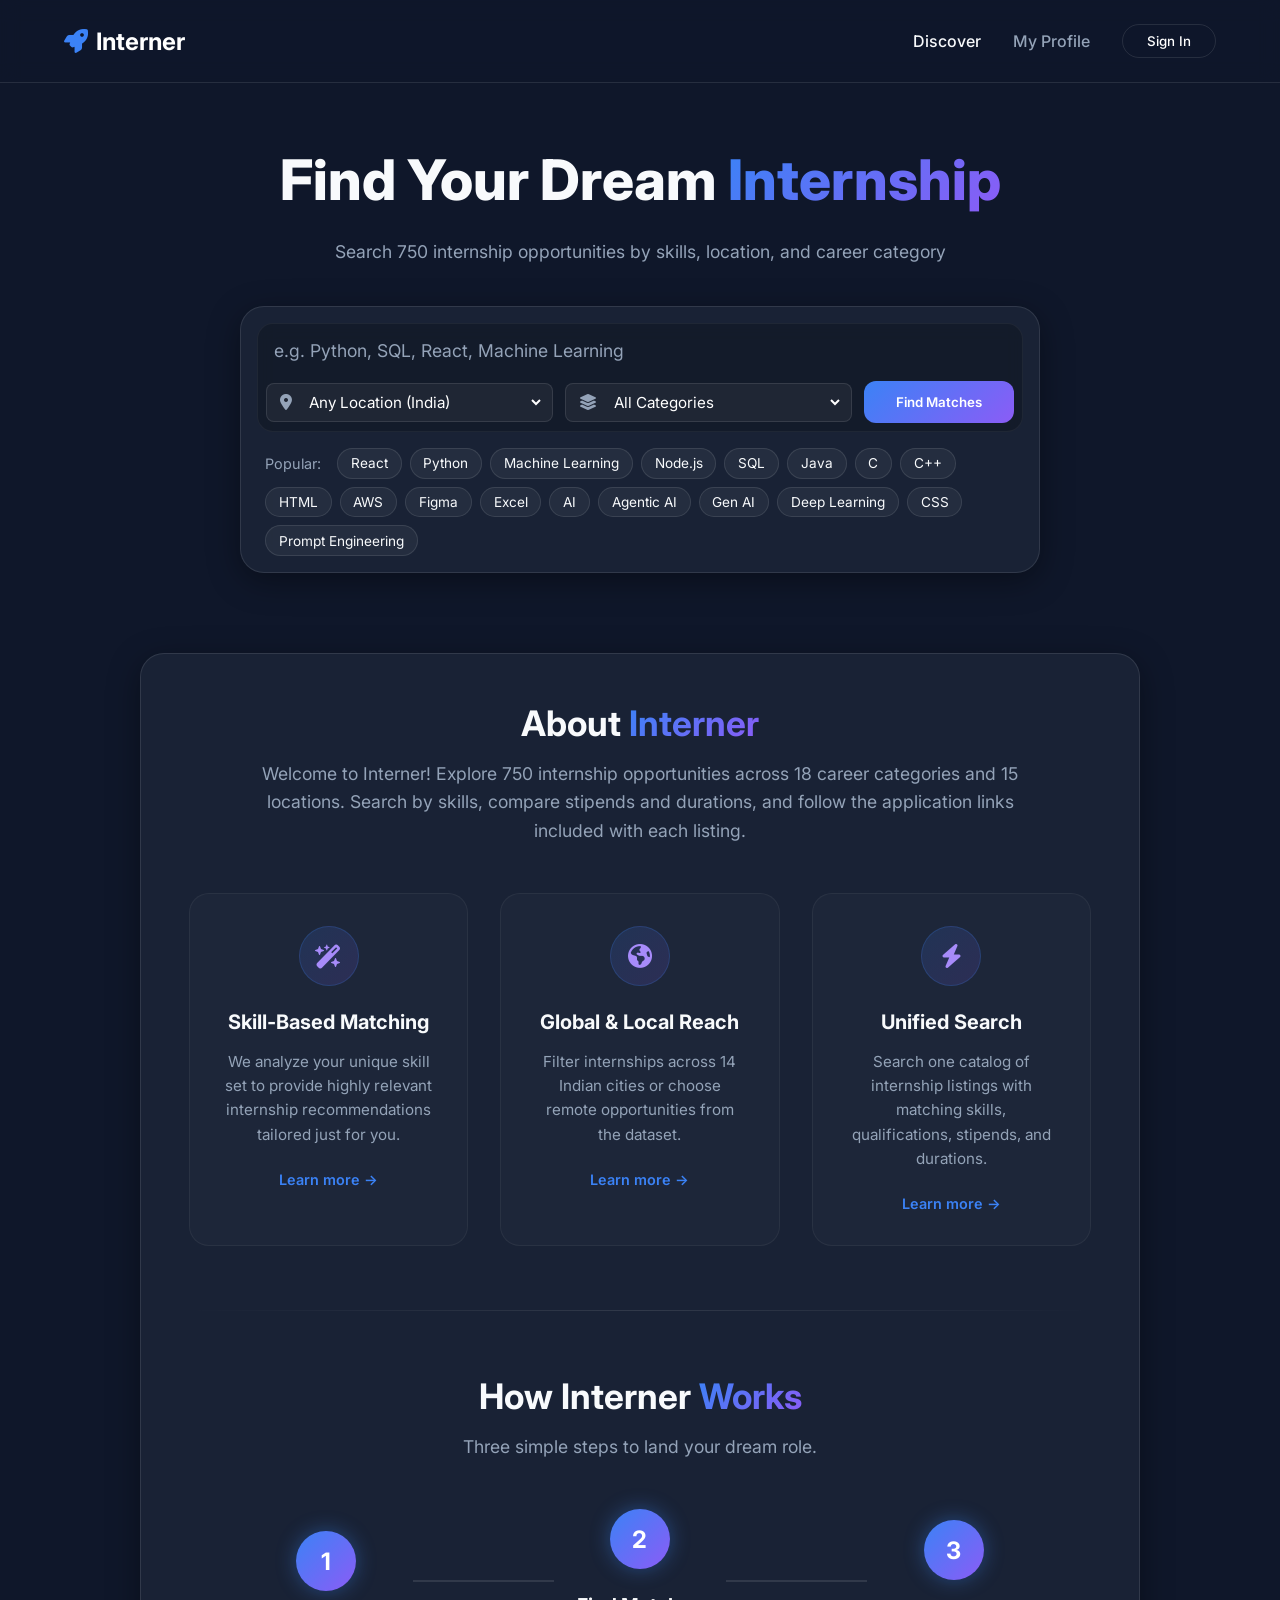
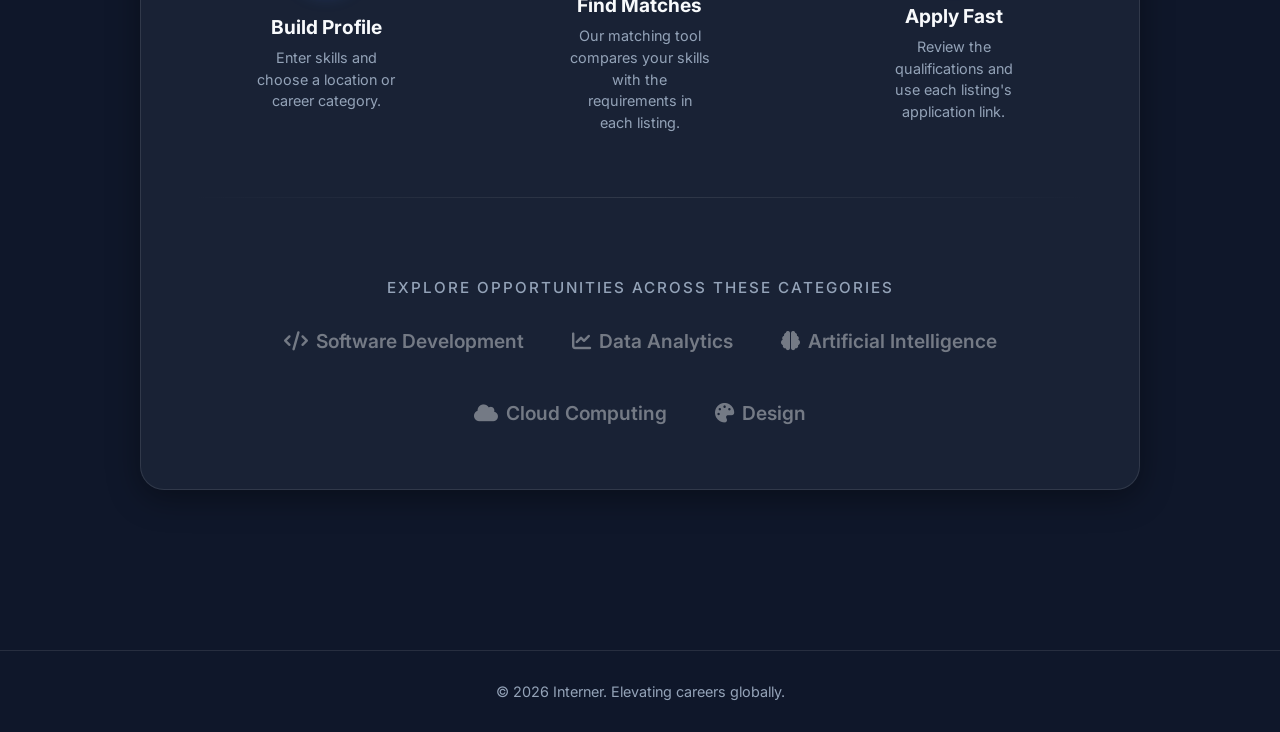
<file: index.html>
<!DOCTYPE html>
<html lang="en">

<head>
    <meta charset="UTF-8">
    <meta name="viewport" content="width=device-width, initial-scale=1.0">
    <title>Interner | Skill-Based Internship Recommendations</title>
    <link rel="stylesheet" href="style.css">
    <link href="https://fonts.googleapis.com/css2?family=Inter:wght@300;400;500;600;700&display=swap" rel="stylesheet">
    <link rel="stylesheet" href="https://cdnjs.cloudflare.com/ajax/libs/font-awesome/6.4.0/css/all.min.css">
</head>

<body>
   <div class="photo-background">
        <video autoplay muted loop playsinline class="background-video">
    <source src="background.mp4" type="video/mp4">
</video>
    </div>
    <header>
        <div class="logo">
            <i class="fa-solid fa-rocket"></i>
            <span>Interner</span>
        </div>
        <nav>
            <a href="#about-section" id="nav-discover" class="active">Discover</a>
            <a href="#" id="nav-profile">My Profile</a>
            <button class="login-btn">Sign In</button>
        </nav>
    </header>

    <main>
        <div id="discover-view">
            <section class="hero">
                <h1>Find Your Dream <span>Internship</span></h1>
                <p>Search 750 internship opportunities by skills, location, and career category
                </p>

                <div class="search-container">
                    <div class="search-box">
                        <i class="fa-solid fa-magnifying-glass"></i>
                        <input type="text" id="skill-input" placeholder="e.g. Python, SQL, React, Machine Learning">

                        <div class="location-select-wrapper">
                            <i class="fa-solid fa-location-dot"></i>
                            <select id="location-input">
                                <option value="">Any Location (India)</option>
                            </select>
                        </div>

                        <div class="location-select-wrapper">
                            <i class="fa-solid fa-layer-group"></i>
                            <select id="category-input">
                                <option value="">All Categories</option>
                            </select>
                        </div>

                        <button id="search-btn">Find Matches</button>
                    </div>
                    <div class="popular-skills">
                        <span>Popular:</span>
                        <button class="skill-tag" data-skill="React">React</button>
                        <button class="skill-tag" data-skill="Python">Python</button>
                        <button class="skill-tag" data-skill="Machine Learning">Machine Learning</button>
                        <button class="skill-tag" data-skill="Node.js">Node.js</button>
                        <button class="skill-tag" data-skill="SQL">SQL</button>
                        <button class="skill-tag" data-skill="Java">Java</button>
                        <button class="skill-tag" data-skill="C">C</button>
                        <button class="skill-tag" data-skill="C++">C++</button>
                        <button class="skill-tag" data-skill="HTML">HTML</button>
                        <button class="skill-tag" data-skill="AWS">AWS</button>
                        <button class="skill-tag" data-skill="Figma">Figma</button>
                        <button class="skill-tag" data-skill="Excel">Excel</button>
                        <button class="skill-tag" data-skill="AI">AI</button>
                        <button class="skill-tag" data-skill="Agentic AI">Agentic AI</button>
                        <button class="skill-tag" data-skill="Gen AI">Gen AI</button>
                        <button class="skill-tag" data-skill="Deep Learning">Deep Learning</button>
                        <button class="skill-tag" data-skill="CSS">CSS</button>
                        <button class="skill-tag" data-skill="Prompt Engineering">Prompt Engineering</button>
                    </div>
                </div>
            </section>

            <section class="about-section" id="about-section">
                <div class="about-header">
                    <h2>About <span>Interner</span></h2>
                    <p>Welcome to Interner! Explore 750 internship opportunities across 18 career categories and 15
                        locations. Search by skills, compare stipends and durations, and follow the application links
                        included with each listing.</p>
                </div>

                <div class="feature-cards">
                    <a href="matching.html" class="feature-card">
                        <div class="feature-icon">
                            <i class="fa-solid fa-wand-magic-sparkles"></i>
                        </div>
                        <h3>Skill-Based Matching</h3>
                        <p>We analyze your unique skill set to provide highly relevant internship recommendations
                            tailored just for you.</p>
                        <span class="learn-more">Learn more &rarr;</span>
                    </a>

                    <a href="reach.html" class="feature-card">
                        <div class="feature-icon">
                            <i class="fa-solid fa-earth-americas"></i>
                        </div>
                        <h3>Global & Local Reach</h3>
                        <p>Filter internships across 14 Indian cities or choose remote opportunities from the dataset.</p>
                        <span class="learn-more">Learn more &rarr;</span>
                    </a>

                    <a href="unified.html" class="feature-card">
                        <div class="feature-icon">
                            <i class="fa-solid fa-bolt"></i>
                        </div>
                        <h3>Unified Search</h3>
                        <p>Search one catalog of internship listings with matching skills, qualifications, stipends, and durations.</p>
                        <span class="learn-more">Learn more &rarr;</span>
                    </a>
                </div>

                <div class="about-divider"></div>

                <div class="how-it-works">
                    <div class="about-header">
                        <h2>How Interner <span>Works</span></h2>
                        <p>Three simple steps to land your dream role.</p>
                    </div>
                    <div class="steps-container">
                        <div class="step-card">
                            <div class="step-number">1</div>
                            <h3>Build Profile</h3>
                            <p>Enter skills and choose a location or career category.</p>
                        </div>
                        <div class="step-line"></div>
                        <div class="step-card">
                            <div class="step-number">2</div>
                            <h3>Find Matches</h3>
                            <p>Our matching tool compares your skills with the requirements in each listing.</p>
                        </div>
                        <div class="step-line"></div>
                        <div class="step-card">
                            <div class="step-number">3</div>
                            <h3>Apply Fast</h3>
                            <p>Review the qualifications and use each listing's application link.</p>
                        </div>
                    </div>
                </div>

                <div class="about-divider"></div>

                <div class="platforms-section">
                    <p>Explore opportunities across these categories</p>
                    <div class="platform-logos">
                        <span><i class="fa-solid fa-code"></i> Software Development</span>
                        <span><i class="fa-solid fa-chart-line"></i> Data Analytics</span>
                        <span><i class="fa-solid fa-brain"></i> Artificial Intelligence</span>
                        <span><i class="fa-solid fa-cloud"></i> Cloud Computing</span>
                        <span><i class="fa-solid fa-palette"></i> Design</span>
                    </div>
                </div>
            </section>

            <section class="results-section" id="results-section" style="display: none;">
                <div class="results-header">
                    <h2 id="results-title">Recommended for you</h2>
                    <div class="filter-sort">
                        <select id="sort-select">
                            <option value="match">Best Match</option>
                            <option value="duration">Shortest Duration</option>
                            <option value="stipend">Highest Stipend</option>
                        </select>
                    </div>
                </div>

                <div class="loader" id="loader">
                    <div class="spinner"></div>
                    <p>Analyzing skills and finding matches...</p>
                </div>

                <div class="internships-grid" id="internships-grid">
                    <!-- Internship cards will be injected here by JS -->
                </div>

                <div id="no-results" class="no-results" style="display: none;">
                    <i class="fa-solid fa-face-frown-open"></i>
                    <h3>No internships found for these skills</h3>
                    <p>Try searching for different skills like 'JavaScript', 'Marketing', or 'Data Science'.</p>
                </div>
        </div>
        </section>
        </div>

        <div id="profile-view" style="display: none;">
            <div class="profile-header">
                <div class="profile-avatar">
                    <i class="fa-solid fa-user"></i>
                </div>
                <div class="profile-info">
                    <h2 id="profile-name">User</h2>
                    <p id="profile-email">you@example.com</p>
                    <span class="status-badge"><i class="fa-solid fa-circle-check"></i> Actively Looking for
                        Internships</span>
                </div>
            </div>

            <div class="profile-stats-grid">
                <div class="stat-card">
                    <h3 id="profile-skill-count">0</h3>
                    <p>Skills on Profile</p>
                </div>
                <div class="stat-card">
                    <h3 id="profile-match-count">—</h3>
                    <p>Matching Internships</p>
                </div>
                <div class="stat-card">
                    <h3 id="profile-category-count">—</h3>
                    <p>Matching Categories</p>
                </div>
            </div>

            <div class="profile-details-card">
                <div class="profile-card-heading">
                    <div>
                        <h3>Profile Details</h3>
                        <p>Personal information and the skills used to find relevant internships.</p>
                    </div>
                    <button class="auth-btn profile-edit-btn" id="edit-profile-btn">Edit Profile</button>
                </div>

                <div class="profile-attributes-grid">
                    <div class="profile-attribute">
                        <span>Full Name</span>
                        <strong id="attr-name">User</strong>
                    </div>
                    <div class="profile-attribute">
                        <span>Email Address</span>
                        <strong id="attr-email">you@example.com</strong>
                    </div>
                </div>

                <div class="profile-skills-heading">
                    <h4>Skills on Your Profile</h4>
                    <span id="profile-skill-label">0 skills</span>
                </div>
                <div class="skills-required" id="profile-skills"></div>
            </div>

            <div class="profile-details-card profile-recommendations">
                <h3>Internships Matching Your Skills</h3>
                <p id="profile-match-summary">Add skills to your profile to see matching opportunities.</p>
                <div class="profile-recommendation-list" id="profile-recommendations"></div>
            </div>
        </div>
    </main>

    <!-- Auth Modal -->
    <div id="signin-modal" class="modal-overlay" style="display: none;">
        <div class="modal-content">
            <button class="close-modal" id="close-signin">&times;</button>
            <div class="modal-header">
                <h2 id="auth-title">Welcome Back</h2>
                <p id="auth-subtitle">Sign in to unlock personalized internship recommendations.</p>
            </div>

            <!-- Sign In Form -->
            <form id="signin-form">
                <div class="form-group">
                    <label for="signin-email">Email Address *</label>
                    <input type="email" id="signin-email" placeholder="you@example.com" required>
                </div>
                <div class="form-group">
                    <label for="signin-password">Password *</label>
                    <input type="password" id="signin-password" placeholder="••••••••" required>
                    <div style="text-align: right; margin-top: 5px;">
                        <a href="#" id="show-forgot-password" style="font-size: 0.85rem; color: #3b82f6; text-decoration: none;">Forgot Password?</a>
                    </div>
                </div>
                <button type="submit" class="auth-btn">Sign In</button>
                <p class="auth-switch">Don't have an account? <a href="#" id="show-signup">Sign up</a></p>
            </form>

            <!-- Sign Up Form (Hidden by default) -->
            <form id="signup-form" style="display: none;">
                <div class="name-row">
                    <div class="form-group half-width">
                        <label for="signup-fname">First Name *</label>
                        <input type="text" id="signup-fname" placeholder="First Name" required>
                    </div>
                    <div class="form-group half-width">
                        <label for="signup-lname">Last Name *</label>
                        <input type="text" id="signup-lname" placeholder="Last Name" required>
                    </div>
                </div>
                <div class="form-group">
                    <label for="signup-email">Email Address *</label>
                    <input type="email" id="signup-email" placeholder="abc@example.com" required>
                </div>
                <div class="form-group">
                    <label for="signup-password">Password *</label>
                    <input type="password" id="signup-password" placeholder="••••••••" required minlength="8">
                </div>
                <div class="form-group">
                    <label for="signup-confirm">Confirm Password *</label>
                    <input type="password" id="signup-confirm" placeholder="••••••••" required minlength="8">
                </div>
                <p id="password-error"
                    style="color: #ef4444; font-size: 0.85rem; margin-top: -10px; margin-bottom: 15px; display: none;">
                    Passwords do not match.</p>

                <button type="submit" class="auth-btn">Create Account</button>
                <p class="auth-switch">Already have an account? <a href="#" id="show-signin">Sign in</a></p>
            </form>

            <!-- Forgot Password Form -->
            <form id="forgot-password-form" style="display: none;">
                <div class="form-group">
                    <label for="forgot-email">Email Address *</label>
                    <input type="email" id="forgot-email" placeholder="you@example.com" required>
                </div>
                <button type="submit" class="auth-btn">Send OTP</button>
                <p class="auth-switch">Remember your password? <a href="#" id="show-signin-from-forgot">Sign in</a></p>
            </form>

            <!-- OTP Verification Form -->
            <form id="otp-verification-form" style="display: none;">
                <div class="form-group">
                    <label for="otp-input">Enter 6-digit OTP *</label>
                    <input type="text" id="otp-input" placeholder="123456" required pattern="\d{6}" maxlength="6">
                </div>
                <button type="submit" class="auth-btn">Verify OTP</button>
                <p class="auth-switch"><a href="#" id="back-to-previous">Go Back</a></p>
            </form>

            <!-- Reset Password Form -->
            <form id="reset-password-form" style="display: none;">
                <div class="form-group">
                    <label for="reset-password-input">New Password *</label>
                    <input type="password" id="reset-password-input" placeholder="••••••••" required minlength="8">
                </div>
                <div class="form-group">
                    <label for="reset-confirm">Confirm Password *</label>
                    <input type="password" id="reset-confirm" placeholder="••••••••" required minlength="8">
                </div>
                <p id="reset-password-error"
                    style="color: #ef4444; font-size: 0.85rem; margin-top: -10px; margin-bottom: 15px; display: none;">
                    Passwords do not match.</p>
                <button type="submit" class="auth-btn">Reset Password</button>
            </form>
        </div>
    </div>

    <!-- Edit Profile Modal -->
    <div id="edit-profile-modal" class="modal-overlay" style="display: none;">
        <div class="modal-content">
            <button class="close-modal" id="close-edit-profile">&times;</button>
            <div class="modal-header">
                <h2>Edit Profile</h2>
                <p>Update your personal information and skills.</p>
            </div>

            <form id="edit-profile-form">
                <div class="form-group">
                    <label for="edit-name">Full Name *</label>
                    <input type="text" id="edit-name" required>
                </div>
                <div class="form-group">
                    <label for="edit-email">Email Address *</label>
                    <input type="email" id="edit-email" required>
                </div>
                <div class="form-group">
                    <label for="edit-skills">Skills (comma separated)</label>
                    <input type="text" id="edit-skills" placeholder="e.g. React, Python, UI/UX">
                </div>
                <button type="submit" class="auth-btn">Save Changes</button>
            </form>
        </div>
    </div>

    <footer>
        <p>&copy; 2026 Interner. Elevating careers globally.</p>
    </footer>

    <script src="script.js"></script>
</body>

</html>
</file>
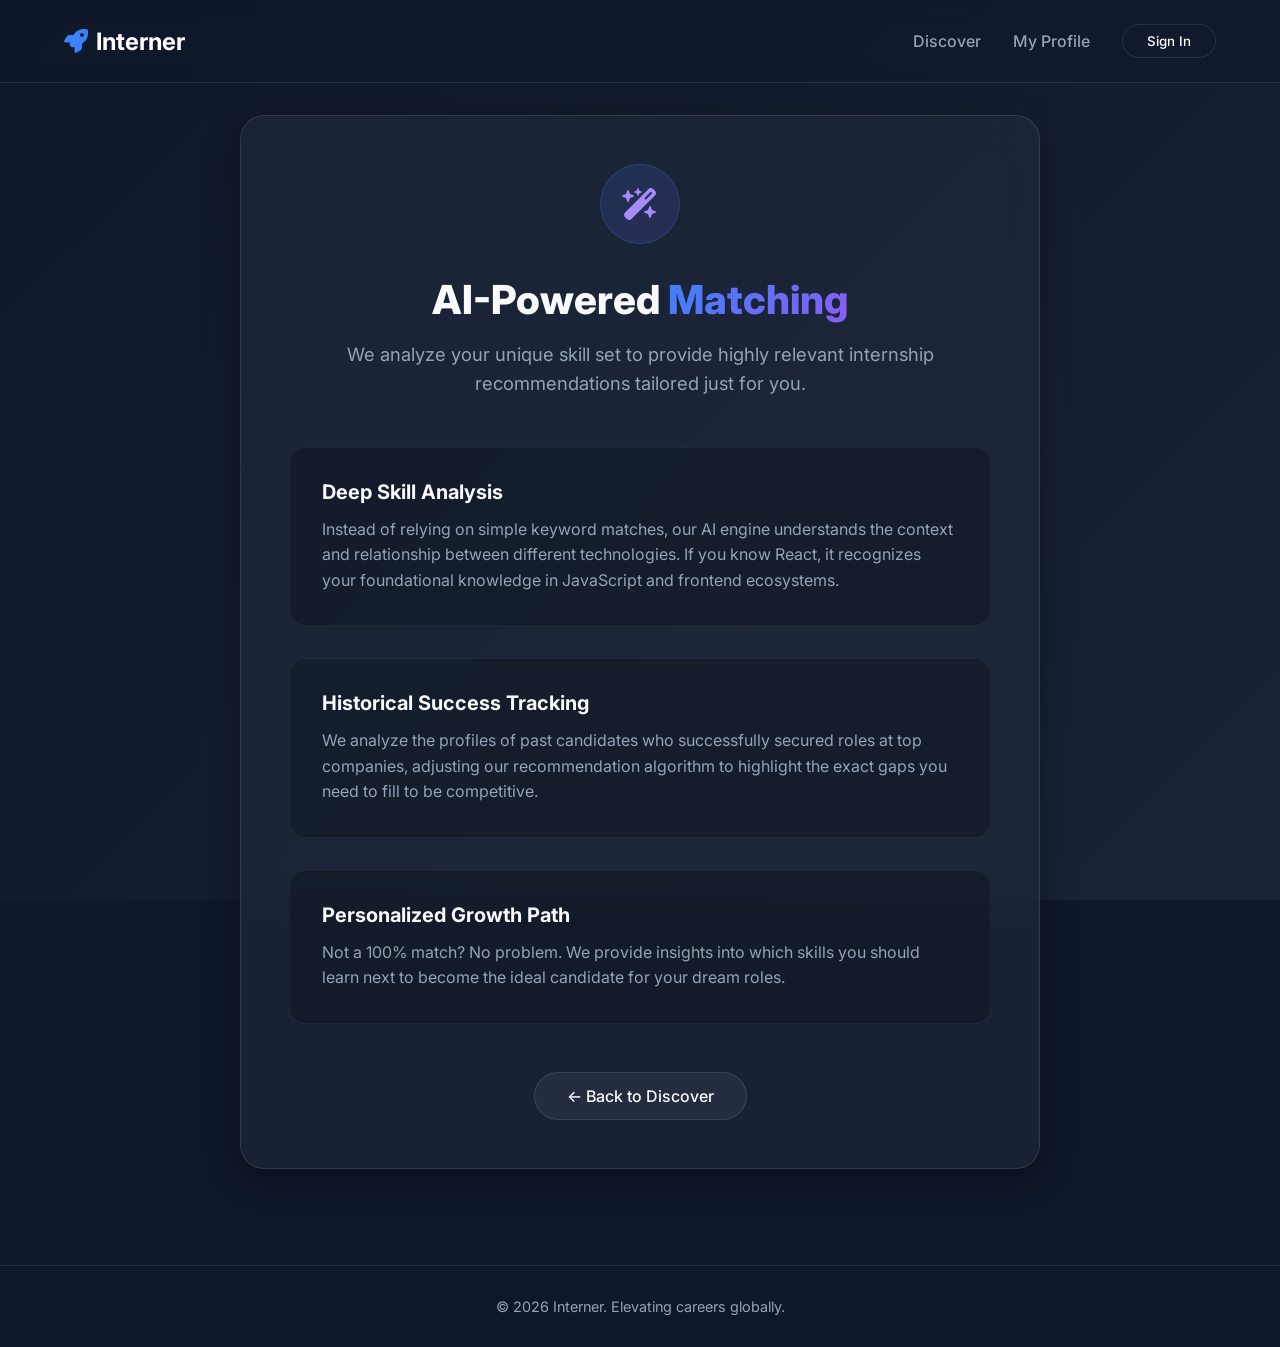
<file: matching.html>
<!DOCTYPE html>
<html lang="en">

<head>
    <meta charset="UTF-8">
    <meta name="viewport" content="width=device-width, initial-scale=1.0">
    <title>AI-Powered Matching | Interner</title>
    <link rel="stylesheet" href="style.css">
    <link href="https://fonts.googleapis.com/css2?family=Inter:wght@300;400;500;600;700&display=swap" rel="stylesheet">
    <link rel="stylesheet" href="https://cdnjs.cloudflare.com/ajax/libs/font-awesome/6.4.0/css/all.min.css">
</head>

<body>
    <div class="photo-background">
        <video src="./background.mp4" alt="Background video" id="bg-photo" autoplay muted loop></video>
        <div class="photo-overlay"></div>
    </div>

    <header>
        <div class="logo">
            <i class="fa-solid fa-rocket"></i>
            <span><a href="index.html" style="color:white; text-decoration:none;">Interner</a></span>
        </div>
        <nav>
            <a href="index.html">Discover</a>
            <a href="#">My Profile</a>
            <button class="login-btn">Sign In</button>
        </nav>
    </header>

    <main class="feature-detail-page">
        <div class="feature-detail-container">
            <div class="feature-detail-icon">
                <i class="fa-solid fa-wand-magic-sparkles"></i>
            </div>
            <h1>AI-Powered <span>Matching</span></h1>
            <p class="feature-subtitle">We analyze your unique skill set to provide highly relevant internship
                recommendations tailored just for you.</p>

            <div class="feature-content-blocks">
                <div class="content-block">
                    <h3>Deep Skill Analysis</h3>
                    <p>Instead of relying on simple keyword matches, our AI engine understands the context and
                        relationship between different technologies. If you know React, it recognizes your foundational
                        knowledge in JavaScript and frontend ecosystems.</p>
                </div>
                <div class="content-block">
                    <h3>Historical Success Tracking</h3>
                    <p>We analyze the profiles of past candidates who successfully secured roles at top companies,
                        adjusting our recommendation algorithm to highlight the exact gaps you need to fill to be
                        competitive.</p>
                </div>
                <div class="content-block">
                    <h3>Personalized Growth Path</h3>
                    <p>Not a 100% match? No problem. We provide insights into which skills you should learn next to
                        become the ideal candidate for your dream roles.</p>
                </div>
            </div>

            <a href="index.html" class="back-link">&larr; Back to Discover</a>
        </div>
    </main>

    <footer>
        <p>&copy; 2026 Interner. Elevating careers globally.</p>
    </footer>

</body>

</html>
</file>
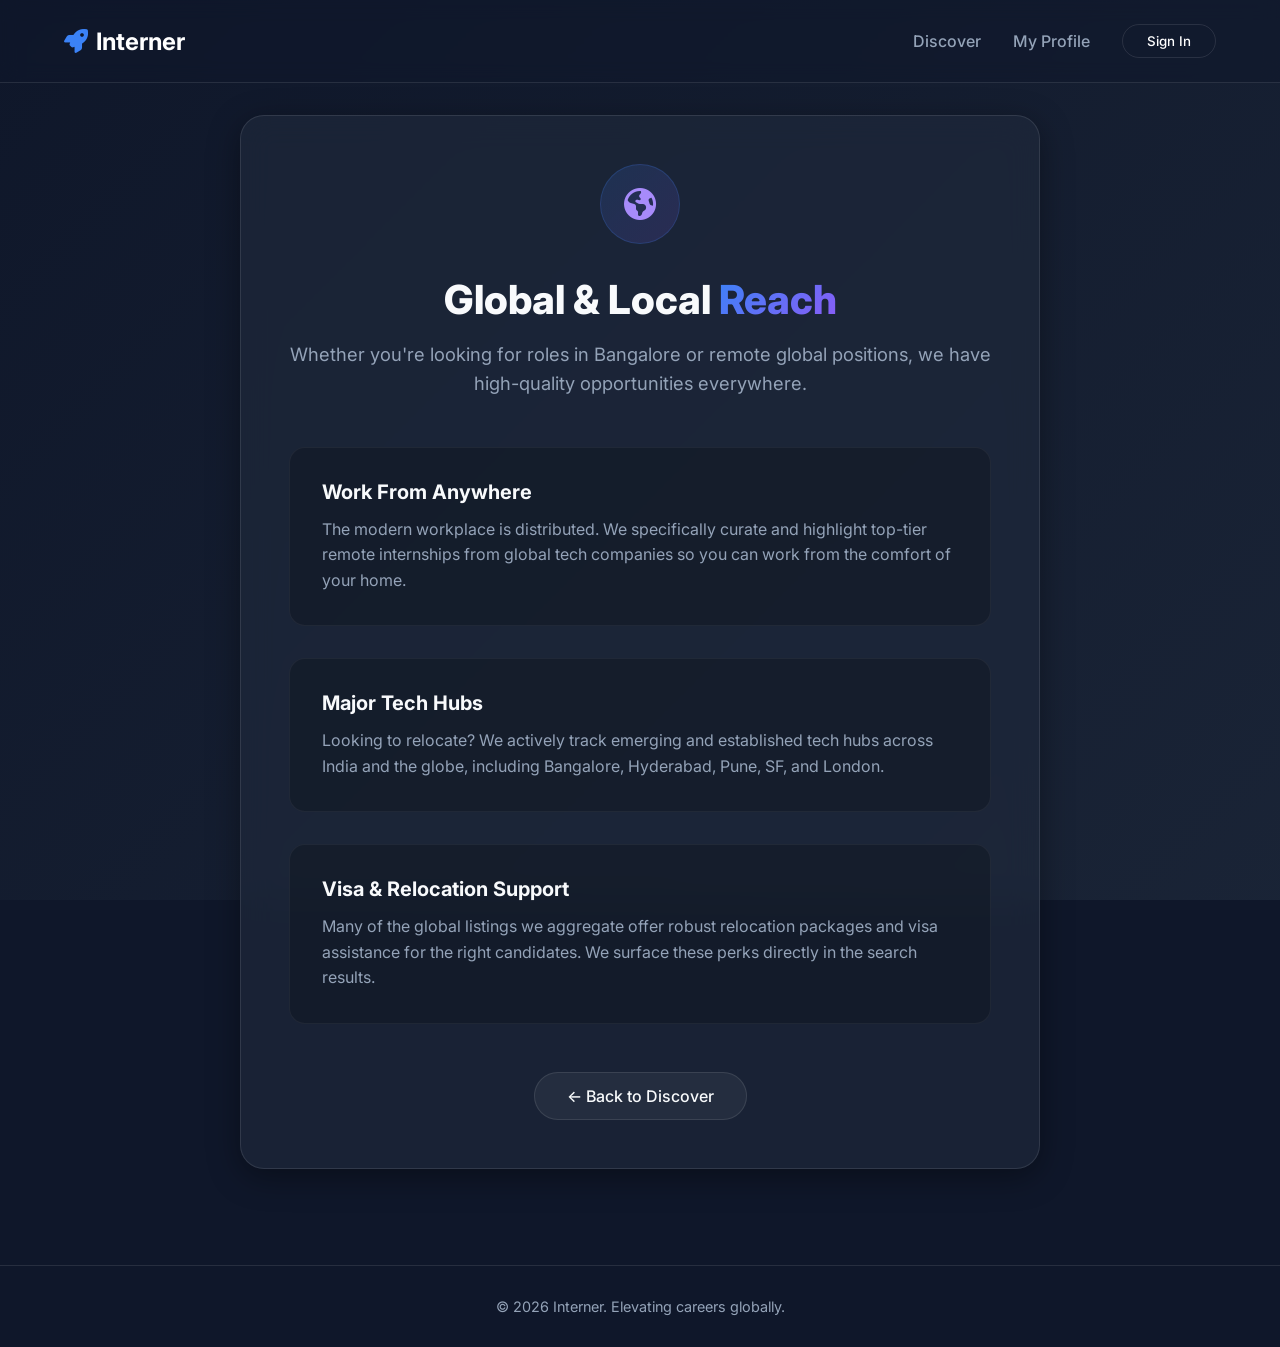
<file: reach.html>
<!DOCTYPE html>
<html lang="en">

<head>
    <meta charset="UTF-8">
    <meta name="viewport" content="width=device-width, initial-scale=1.0">
    <title>Global & Local Reach | Interner</title>
    <link rel="stylesheet" href="style.css">
    <link href="https://fonts.googleapis.com/css2?family=Inter:wght@300;400;500;600;700&display=swap" rel="stylesheet">
    <link rel="stylesheet" href="https://cdnjs.cloudflare.com/ajax/libs/font-awesome/6.4.0/css/all.min.css">
</head>

<body>
    <div class="photo-background">
        <video src="./background.mp4" alt="Background video" id="bg-photo" autoplay muted loop></video>
        <div class="photo-overlay"></div>
    </div>

    <header>
        <div class="logo">
            <i class="fa-solid fa-rocket"></i>
            <span><a href="index.html" style="color:white; text-decoration:none;">Interner</a></span>
        </div>
        <nav>
            <a href="index.html">Discover</a>
            <a href="#">My Profile</a>
            <button class="login-btn">Sign In</button>
        </nav>
    </header>

    <main class="feature-detail-page">
        <div class="feature-detail-container">
            <div class="feature-detail-icon">
                <i class="fa-solid fa-earth-americas"></i>
            </div>
            <h1>Global & Local <span>Reach</span></h1>
            <p class="feature-subtitle">Whether you're looking for roles in Bangalore or remote global positions, we have high-quality opportunities everywhere.</p>

            <div class="feature-content-blocks">
                <div class="content-block">
                    <h3>Work From Anywhere</h3>
                    <p>The modern workplace is distributed. We specifically curate and highlight top-tier remote internships from global tech companies so you can work from the comfort of your home.</p>
                </div>
                <div class="content-block">
                    <h3>Major Tech Hubs</h3>
                    <p>Looking to relocate? We actively track emerging and established tech hubs across India and the globe, including Bangalore, Hyderabad, Pune, SF, and London.</p>
                </div>
                <div class="content-block">
                    <h3>Visa & Relocation Support</h3>
                    <p>Many of the global listings we aggregate offer robust relocation packages and visa assistance for the right candidates. We surface these perks directly in the search results.</p>
                </div>
            </div>
            
            <a href="index.html" class="back-link">&larr; Back to Discover</a>
        </div>
    </main>

    <footer>
        <p>&copy; 2026 Interner. Elevating careers globally.</p>
    </footer>

</body>
</html>
</file>
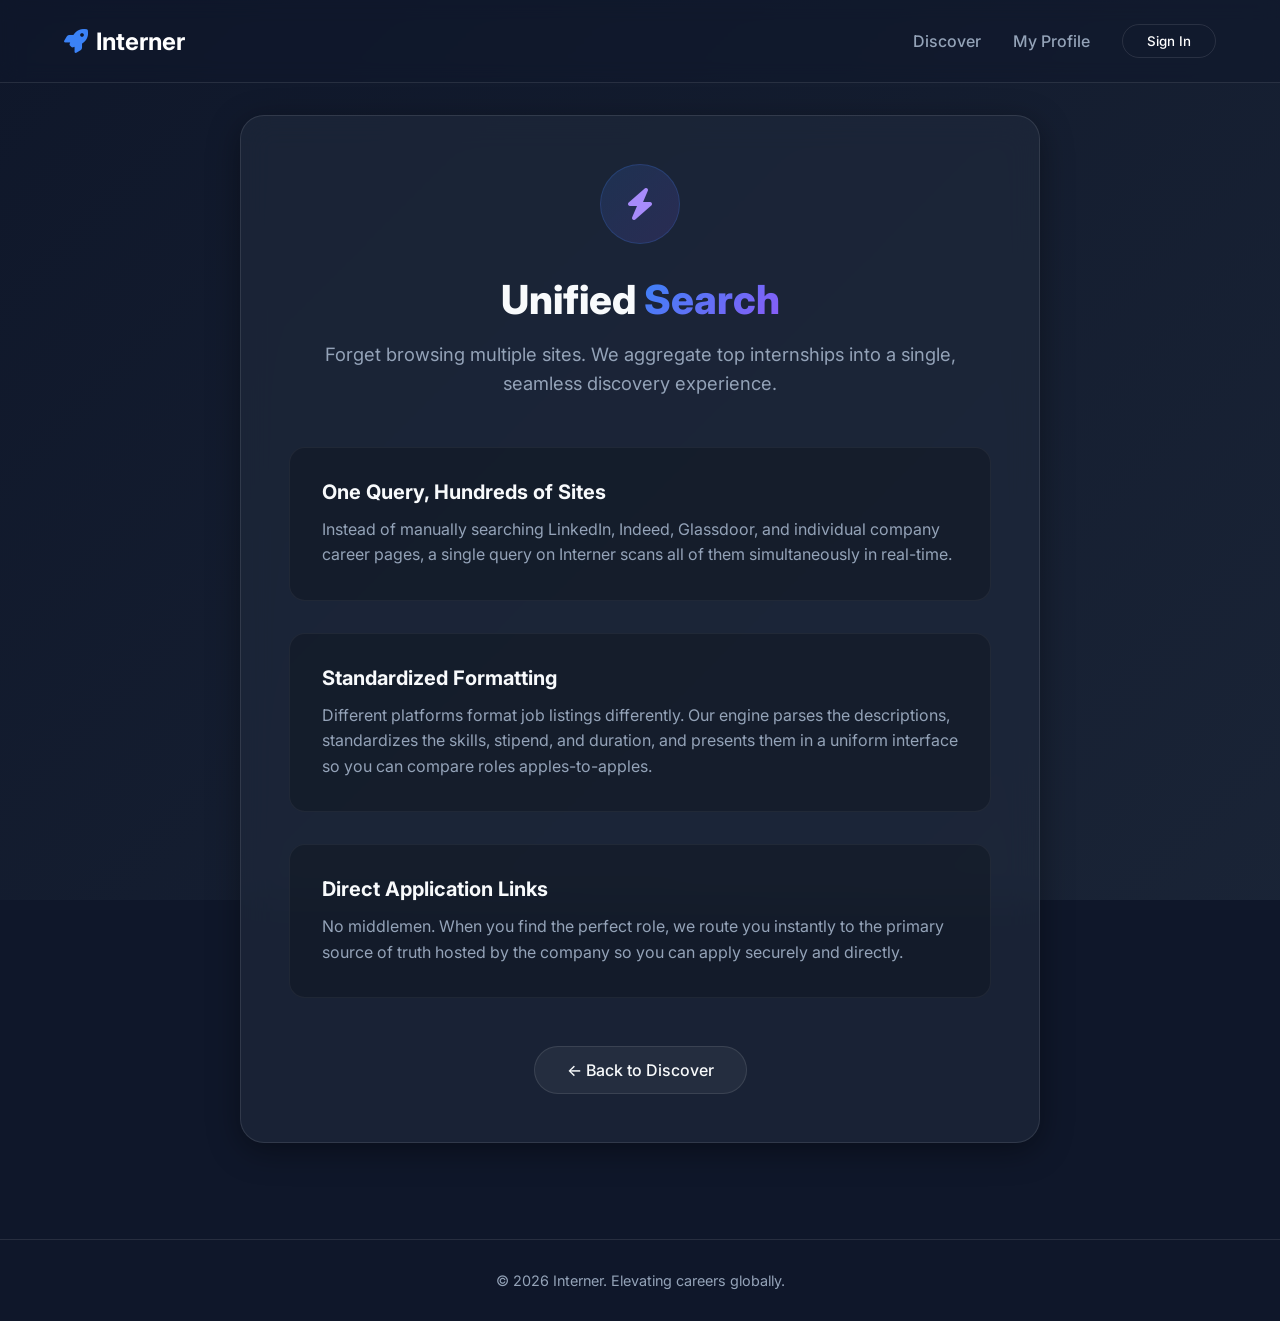
<file: unified.html>
<!DOCTYPE html>
<html lang="en">

<head>
    <meta charset="UTF-8">
    <meta name="viewport" content="width=device-width, initial-scale=1.0">
    <title>Unified Search | Interner</title>
    <link rel="stylesheet" href="style.css">
    <link href="https://fonts.googleapis.com/css2?family=Inter:wght@300;400;500;600;700&display=swap" rel="stylesheet">
    <link rel="stylesheet" href="https://cdnjs.cloudflare.com/ajax/libs/font-awesome/6.4.0/css/all.min.css">
</head>

<body>
    <div class="photo-background">
        <video src="./background.mp4" alt="Background video" id="bg-photo" autoplay muted loop></video>
        <div class="photo-overlay"></div>
    </div>

    <header>
        <div class="logo">
            <i class="fa-solid fa-rocket"></i>
            <span><a href="index.html" style="color:white; text-decoration:none;">Interner</a></span>
        </div>
        <nav>
            <a href="index.html">Discover</a>
            <a href="#">My Profile</a>
            <button class="login-btn">Sign In</button>
        </nav>
    </header>

    <main class="feature-detail-page">
        <div class="feature-detail-container">
            <div class="feature-detail-icon">
                <i class="fa-solid fa-bolt"></i>
            </div>
            <h1>Unified <span>Search</span></h1>
            <p class="feature-subtitle">Forget browsing multiple sites. We aggregate top internships into a single, seamless discovery experience.</p>

            <div class="feature-content-blocks">
                <div class="content-block">
                    <h3>One Query, Hundreds of Sites</h3>
                    <p>Instead of manually searching LinkedIn, Indeed, Glassdoor, and individual company career pages, a single query on Interner scans all of them simultaneously in real-time.</p>
                </div>
                <div class="content-block">
                    <h3>Standardized Formatting</h3>
                    <p>Different platforms format job listings differently. Our engine parses the descriptions, standardizes the skills, stipend, and duration, and presents them in a uniform interface so you can compare roles apples-to-apples.</p>
                </div>
                <div class="content-block">
                    <h3>Direct Application Links</h3>
                    <p>No middlemen. When you find the perfect role, we route you instantly to the primary source of truth hosted by the company so you can apply securely and directly.</p>
                </div>
            </div>
            
            <a href="index.html" class="back-link">&larr; Back to Discover</a>
        </div>
    </main>

    <footer>
        <p>&copy; 2026 Interner. Elevating careers globally.</p>
    </footer>

</body>
</html>
</file>
<file: style.css>
:root {
    --bg-color: #0f172a;
    --card-bg: rgba(30, 41, 59, 0.7);
    --primary: #3b82f6;
    --primary-hover: #2563eb;
    --accent: #8b5cf6;
    --text-main: #f8fafc;
    --text-muted: #94a3b8;
    --border: rgba(255, 255, 255, 0.1);
    --glass-shadow: 0 8px 32px 0 rgba(0, 0, 0, 0.37);
}

* {
    margin: 0;
    padding: 0;
    box-sizing: border-box;
    font-family: 'Inter', sans-serif;
}

body {
    background-color: var(--bg-color);
    color: var(--text-main);
    min-height: 100vh;
    overflow-x: hidden;
    position: relative;
}

/* Photo Background */
.photo-background {
    position: fixed;
    top: 0;
    left: 0;
    width: 100vw;
    height: 100vh;
    z-index: -2;
    overflow: hidden;
    background-color: var(--bg-color);
    /* Fallback */
}

#bg-photo {
    position: absolute;
    top: 50%;
    left: 50%;
    min-width: 100%;
    min-height: 100%;
    width: auto;
    height: auto;
    transform: translateX(-50%) translateY(-50%);
    object-fit: cover;
    opacity: 0.6;
    /* Slight transparency to mix with the website theme */
    transition: opacity 2s ease-in;
}

/* Overlay for text readability and theme mixing */
.photo-overlay {
    position: absolute;
    top: 0;
    left: 0;
    width: 100%;
    height: 100%;
    background: linear-gradient(135deg, rgba(15, 23, 42, 0.9) 0%, rgba(30, 41, 59, 0.7) 100%);
    z-index: -1;
}

/* Header */
header {
    display: flex;
    justify-content: space-between;
    align-items: center;
    padding: 1.5rem 5%;
    background: rgba(15, 23, 42, 0.5);
    backdrop-filter: blur(10px);
    -webkit-backdrop-filter: blur(10px);
    border-bottom: 1px solid var(--border);
    position: sticky;
    top: 0;
    z-index: 100;
}

.logo {
    display: flex;
    align-items: center;
    gap: 0.5rem;
    font-size: 1.5rem;
    font-weight: 700;
    color: white;
}

.logo i {
    color: var(--primary);
}

nav {
    display: flex;
    align-items: center;
    gap: 2rem;
}

nav a {
    color: var(--text-muted);
    text-decoration: none;
    font-weight: 500;
    transition: color 0.3s ease;
}

nav a:hover,
nav a.active {
    color: var(--text-main);
}

.login-btn {
    background: transparent;
    border: 1px solid var(--border);
    color: white;
    padding: 0.5rem 1.5rem;
    border-radius: 2rem;
    cursor: pointer;
    font-weight: 500;
    transition: all 0.3s ease;
}

.login-btn:hover {
    background: rgba(255, 255, 255, 0.1);
}

/* Main Content */
main {
    padding: 4rem 5% 6rem;
    max-width: 1400px;
    margin: 0 auto;
}

.hero {
    text-align: center;
    max-width: 800px;
    margin: 0 auto 5rem;
}

.hero h1,
.hero > p,
.hero .search-container {
    animation: rise-in 0.7s cubic-bezier(0.2, 0.7, 0.3, 1) both;
}

.hero > p {
    animation-delay: 0.1s;
}

.hero .search-container {
    animation-delay: 0.18s;
}

@keyframes rise-in {
    from {
        opacity: 0;
        transform: translateY(14px);
    }

    to {
        opacity: 1;
        transform: translateY(0);
    }
}

h1 {
    font-size: 3.5rem;
    font-weight: 800;
    line-height: 1.2;
    margin-bottom: 1.5rem;
}

h1 span {
    background: linear-gradient(135deg, var(--primary), var(--accent));
    -webkit-background-clip: text;
    -webkit-text-fill-color: transparent;
    background-clip: text;
}

.hero p {
    font-size: 1.1rem;
    color: var(--text-muted);
    margin-bottom: 2.5rem;
    line-height: 1.6;
}

/* Search Box */
.search-container {
    background: var(--card-bg);
    padding: 1rem;
    border-radius: 1.5rem;
    border: 1px solid var(--border);
    backdrop-filter: blur(16px);
    -webkit-backdrop-filter: blur(16px);
    box-shadow: var(--glass-shadow);
    transition: transform 0.3s, box-shadow 0.3s;
}

.search-container:hover {
    transform: translateY(-2px);
    box-shadow: 0 12px 40px 0 rgba(0, 0, 0, 0.45);
}

.search-box {
    display: grid;
    grid-template-columns: minmax(0, 1fr) minmax(0, 1fr) auto;
    gap: 0.75rem;
    align-items: center;
    background: rgba(0, 0, 0, 0.2);
    padding: 0.5rem;
    border-radius: 1rem;
    border: 1px solid rgba(255, 255, 255, 0.05);
}

.search-box i {
    color: var(--text-muted);
    padding-left: 1rem;
    font-size: 1.2rem;
}

.search-box > i {
    display: none;
}

.search-box input {
    grid-column: 1 / -1;
    min-width: 0;
    background: transparent;
    border: none;
    color: white;
    font-size: 1.1rem;
    padding: 0.5rem;
    outline: none;
}

.search-box input::placeholder {
    color: var(--text-muted);
}

.location-select-wrapper {
    display: flex;
    min-width: 0;
    align-items: center;
    background: rgba(255, 255, 255, 0.05);
    border-radius: 0.5rem;
    padding-right: 0.5rem;
    border: 1px solid rgba(255, 255, 255, 0.1);
}

.location-select-wrapper i {
    padding-left: 0.8rem;
    padding-right: 0.3rem;
    font-size: 1rem;
}

.location-select-wrapper select {
    width: 100%;
    min-width: 0;
    background: transparent;
    border: none;
    color: white;
    padding: 0.5rem;
    outline: none;
    cursor: pointer;
    font-size: 0.95rem;
    overflow: hidden;
    text-overflow: ellipsis;
    white-space: nowrap;
}

#search-btn {
    background: linear-gradient(135deg, var(--primary), var(--accent));
    color: white;
    border: none;
    padding: 0.8rem 2rem;
    border-radius: 0.75rem;
    font-weight: 600;
    cursor: pointer;
    transition: opacity 0.3s, transform 0.2s;
    white-space: nowrap;
}

#search-btn:hover {
    opacity: 0.9;
    transform: translateY(-2px);
    box-shadow: 0 8px 20px rgba(59, 130, 246, 0.28);
}

#search-btn:active {
    transform: scale(0.98);
}

.popular-skills {
    display: flex;
    align-items: center;
    gap: 0.5rem;
    margin-top: 1rem;
    padding: 0 0.5rem;
    flex-wrap: wrap;
}

.popular-skills span {
    color: var(--text-muted);
    font-size: 0.9rem;
    margin-right: 0.5rem;
}

.skill-tag {
    background: rgba(255, 255, 255, 0.05);
    border: 1px solid rgba(255, 255, 255, 0.1);
    color: var(--text-main);
    padding: 0.4rem 0.8rem;
    border-radius: 1rem;
    font-size: 0.85rem;
    cursor: pointer;
    transition: background 0.2s, border-color 0.2s, transform 0.2s;
}

.skill-tag:hover {
    background: rgba(255, 255, 255, 0.15);
    border-color: rgba(255, 255, 255, 0.3);
    transform: translateY(-2px);
}

/* About Section */
.about-section {
    margin: 4rem auto;
    scroll-margin-top: 8.5rem;
    padding: 3rem;
    background: var(--card-bg);
    border-radius: 1.5rem;
    border: 1px solid var(--border);
    backdrop-filter: blur(16px);
    -webkit-backdrop-filter: blur(16px);
    box-shadow: var(--glass-shadow);
    max-width: 1000px;
    animation: fadeIn 0.8s ease backwards;
}

.about-header {
    text-align: center;
    max-width: 800px;
    margin: 0 auto 3rem;
}

.about-header h2 {
    font-size: 2.2rem;
    font-weight: 700;
    margin-bottom: 1rem;
}

.about-header h2 span {
    background: linear-gradient(135deg, var(--primary), var(--accent));
    -webkit-background-clip: text;
    -webkit-text-fill-color: transparent;
    background-clip: text;
}

.about-header p {
    color: var(--text-muted);
    font-size: 1.1rem;
    line-height: 1.6;
}

.feature-cards {
    display: grid;
    grid-template-columns: repeat(auto-fit, minmax(min(100%, 280px), 1fr));
    gap: 2rem;
}

.feature-card {
    background: rgba(255, 255, 255, 0.02);
    border: 1px solid rgba(255, 255, 255, 0.05);
    border-radius: 1.25rem;
    padding: 2rem;
    text-align: center;
    transition: transform 0.3s ease, background 0.3s ease, border-color 0.3s ease;
}

.feature-card:hover {
    transform: translateY(-5px) scale(1.01);
    background: rgba(255, 255, 255, 0.06);
    border-color: rgba(255, 255, 255, 0.15);
}

.feature-icon {
    width: 60px;
    height: 60px;
    margin: 0 auto 1.5rem;
    background: linear-gradient(135deg, rgba(59, 130, 246, 0.15), rgba(139, 92, 246, 0.15));
    border-radius: 50%;
    display: flex;
    align-items: center;
    justify-content: center;
    font-size: 1.5rem;
    color: #a78bfa;
    border: 1px solid rgba(59, 130, 246, 0.2);
}

.feature-card h3 {
    font-size: 1.25rem;
    margin-bottom: 1rem;
    color: var(--text-main);
}

.feature-card p {
    font-size: 0.95rem;
    color: var(--text-muted);
    line-height: 1.6;
}

a.feature-card {
    display: block;
    text-decoration: none;
    color: inherit;
}

.learn-more {
    display: inline-block;
    margin-top: 1.5rem;
    color: var(--primary);
    font-size: 0.9rem;
    font-weight: 600;
    transition: color 0.3s;
}

a.feature-card:hover .learn-more {
    color: #a78bfa;
}

/* Feature Detail Pages */
.feature-detail-page {
    padding: 2rem 5% 6rem;
    min-height: calc(100vh - 160px);
}

.feature-detail-container {
    max-width: 800px;
    margin: 0 auto;
    background: var(--card-bg);
    border-radius: 1.5rem;
    border: 1px solid var(--border);
    backdrop-filter: blur(16px);
    -webkit-backdrop-filter: blur(16px);
    box-shadow: var(--glass-shadow);
    padding: 3rem;
    text-align: center;
    animation: fadeIn 0.5s ease backwards;
}

.feature-detail-icon {
    width: 80px;
    height: 80px;
    margin: 0 auto 2rem;
    background: linear-gradient(135deg, rgba(59, 130, 246, 0.15), rgba(139, 92, 246, 0.15));
    border-radius: 50%;
    display: flex;
    align-items: center;
    justify-content: center;
    font-size: 2rem;
    color: #a78bfa;
    border: 1px solid rgba(59, 130, 246, 0.2);
}

.feature-detail-container h1 {
    font-size: 2.5rem;
    margin-bottom: 1rem;
}

.feature-subtitle {
    color: var(--text-muted);
    font-size: 1.15rem;
    line-height: 1.6;
    margin-bottom: 3rem;
}

.feature-content-blocks {
    display: flex;
    flex-direction: column;
    gap: 2rem;
    text-align: left;
    margin-bottom: 3rem;
}

.content-block {
    background: rgba(0, 0, 0, 0.2);
    padding: 2rem;
    border-radius: 1rem;
    border: 1px solid rgba(255, 255, 255, 0.05);
}

.content-block h3 {
    color: var(--text-main);
    margin-bottom: 0.8rem;
    font-size: 1.25rem;
}

.content-block p {
    color: var(--text-muted);
    line-height: 1.6;
}

.back-link {
    display: inline-block;
    padding: 0.8rem 2rem;
    background: rgba(255, 255, 255, 0.05);
    color: var(--text-main);
    text-decoration: none;
    border-radius: 2rem;
    border: 1px solid rgba(255, 255, 255, 0.1);
    transition: all 0.3s;
    font-weight: 500;
}

.back-link:hover {
    background: rgba(255, 255, 255, 0.1);
    transform: translateX(-5px);
}

.about-divider {
    height: 1px;
    background: linear-gradient(90deg, transparent, rgba(255, 255, 255, 0.1), transparent);
    margin: 4rem 0;
}

.how-it-works .about-header {
    margin-bottom: 3rem;
}

.steps-container {
    display: flex;
    align-items: center;
    justify-content: space-between;
    position: relative;
    max-width: 800px;
    margin: 0 auto;
}

.step-card {
    text-align: center;
    flex: 1;
    position: relative;
    z-index: 2;
    padding: 0 1rem;
}

.step-number {
    width: 60px;
    height: 60px;
    background: linear-gradient(135deg, var(--primary), var(--accent));
    color: white;
    border-radius: 50%;
    display: flex;
    align-items: center;
    justify-content: center;
    font-size: 1.5rem;
    font-weight: bold;
    margin: 0 auto 1.5rem;
    box-shadow: 0 0 20px rgba(59, 130, 246, 0.4);
}

.step-card h3 {
    margin-bottom: 0.5rem;
    color: var(--text-main);
    font-size: 1.2rem;
}

.step-card p {
    color: var(--text-muted);
    font-size: 0.9rem;
    line-height: 1.5;
}

.step-line {
    flex: 1;
    height: 2px;
    background: rgba(255, 255, 255, 0.1);
    position: relative;
    top: -40px;
    z-index: 1;
}

.platforms-section {
    text-align: center;
    padding: 1rem 0;
}

.platforms-section p {
    color: var(--text-muted);
    font-size: 0.95rem;
    margin-bottom: 2rem;
    text-transform: uppercase;
    letter-spacing: 2px;
    font-weight: 500;
}

.platform-logos {
    display: flex;
    justify-content: center;
    align-items: center;
    flex-wrap: wrap;
    gap: 3rem;
}

.platform-logos span {
    display: flex;
    align-items: center;
    gap: 0.5rem;
    font-size: 1.2rem;
    color: rgba(255, 255, 255, 0.4);
    font-weight: 600;
    transition: color 0.3s, transform 0.3s;
}

.platform-logos span:hover {
    color: var(--text-main);
    transform: translateY(-2px);
}

/* Results Section */
.results-header {
    display: flex;
    justify-content: space-between;
    align-items: center;
    margin-bottom: 2rem;
}

.results-header h2 {
    font-size: 1.8rem;
    font-weight: 700;
}

select {
    background: var(--card-bg);
    color: white;
    border: 1px solid var(--border);
    padding: 0.5rem 1rem;
    border-radius: 0.5rem;
    outline: none;
    font-size: 0.9rem;
    cursor: pointer;
}

select option {
    background: var(--bg-color);
}

/* Grid Layout */
.internships-grid {
    display: grid;
    grid-template-columns: repeat(auto-fill, minmax(320px, 1fr));
    gap: 2rem;
}

/* Card Styling */
.internship-card {
    background: var(--card-bg);
    border: 1px solid var(--border);
    border-radius: 1.25rem;
    padding: 1.5rem;
    backdrop-filter: blur(16px);
    -webkit-backdrop-filter: blur(16px);
    transition: transform 0.3s ease, box-shadow 0.3s ease, border-color 0.3s ease;
    display: flex;
    flex-direction: column;
    animation: fadeIn 0.5s ease backwards;
}

.internship-card:hover {
    transform: translateY(-5px);
    box-shadow: 0 15px 35px rgba(0, 0, 0, 0.3);
    border-color: rgba(255, 255, 255, 0.2);
}

@keyframes fadeIn {
    from {
        opacity: 0;
        transform: translateY(20px);
    }

    to {
        opacity: 1;
        transform: translateY(0);
    }
}

.card-header {
    display: flex;
    justify-content: space-between;
    align-items: flex-start;
    margin-bottom: 1.2rem;
}

.company-info {
    display: flex;
    gap: 1rem;
    align-items: center;
}

.company-logo {
    width: 48px;
    height: 48px;
    border-radius: 12px;
    background: linear-gradient(135deg, var(--primary), var(--accent));
    display: flex;
    align-items: center;
    justify-content: center;
    font-size: 1.5rem;
    color: white;
    font-weight: bold;
}

.company-details h3 {
    font-size: 1.1rem;
    font-weight: 600;
    margin-bottom: 0.2rem;
}

.company-details p {
    font-size: 0.85rem;
    color: var(--text-muted);
}

.platform-badge {
    font-size: 0.75rem;
    padding: 0.3rem 0.6rem;
    border-radius: 1rem;
    background: rgba(255, 255, 255, 0.1);
    color: var(--text-muted);
    font-weight: 500;
}

.card-body h4 {
    font-size: 1.25rem;
    margin-bottom: 0.5rem;
    line-height: 1.4;
}

.card-body p {
    font-size: 0.9rem;
    color: var(--text-muted);
    margin-bottom: 1.2rem;
    display: -webkit-box;
    -webkit-line-clamp: 2;
    line-clamp: 2;
    -webkit-box-orient: vertical;
    overflow: hidden;
}

.card-body p.qualification {
    display: block;
    margin-bottom: 1rem;
    font-size: 0.8rem;
}

.skills-required {
    display: flex;
    flex-wrap: wrap;
    gap: 0.5rem;
    margin-bottom: 1.5rem;
}

.skill-badge {
    background: rgba(59, 130, 246, 0.15);
    color: #60a5fa;
    padding: 0.3rem 0.6rem;
    border-radius: 0.4rem;
    font-size: 0.75rem;
    font-weight: 500;
    border: 1px solid rgba(59, 130, 246, 0.2);
}

.skill-badge.matched {
    background: rgba(167, 139, 250, 0.15);
    color: #c084fc;
    border-color: rgba(167, 139, 250, 0.2);
}

.card-footer {
    margin-top: auto;
    display: flex;
    justify-content: space-between;
    align-items: center;
    padding-top: 1rem;
    border-top: 1px solid rgba(255, 255, 255, 0.05);
}

.compensation {
    font-weight: 600;
    color: #4ade80;
    font-size: 0.95rem;
}

.apply-btn {
    background: transparent;
    color: var(--text-main);
    border: 1px solid var(--border);
    padding: 0.5rem 1rem;
    border-radius: 0.5rem;
    cursor: pointer;
    font-size: 0.9rem;
    font-weight: 500;
    transition: all 0.2s;
    text-decoration: none;
    display: inline-block;
}

.internship-card:hover .apply-btn {
    background: var(--text-main);
    color: var(--bg-color);
}

/* Loader */
.loader {
    display: flex;
    flex-direction: column;
    align-items: center;
    justify-content: center;
    padding: 3rem 0;
    display: none;
}

.spinner {
    width: 40px;
    height: 40px;
    border: 3px solid rgba(255, 255, 255, 0.1);
    border-radius: 50%;
    border-top-color: var(--primary);
    animation: spin 1s ease-in-out infinite;
    margin-bottom: 1rem;
}

@keyframes spin {
    to {
        transform: rotate(360deg);
    }
}

.no-results {
    text-align: center;
    padding: 4rem 2rem;
    background: var(--card-bg);
    border-radius: 1rem;
    border: 1px solid var(--border);
}

.no-results i {
    font-size: 3rem;
    color: var(--text-muted);
    margin-bottom: 1rem;
}

.no-results h3 {
    margin-bottom: 0.5rem;
}

.no-results p {
    color: var(--text-muted);
}

/* Profile View */
.profile-header {
    display: flex;
    align-items: center;
    gap: 3rem;
    margin-bottom: 3rem;
    background: var(--card-bg);
    border: 1px solid var(--border);
    backdrop-filter: blur(16px);
    -webkit-backdrop-filter: blur(16px);
    border-radius: 1.5rem;
    padding: 3rem;
    box-shadow: var(--glass-shadow);
    animation: fadeIn 0.5s ease backwards;
}

.profile-avatar {
    width: 120px;
    height: 120px;
    background: linear-gradient(135deg, var(--primary), var(--accent));
    border-radius: 50%;
    display: flex;
    align-items: center;
    justify-content: center;
    font-size: 4rem;
    color: white;
    box-shadow: 0 10px 25px rgba(59, 130, 246, 0.4);
    flex-shrink: 0;
}

.profile-info h2 {
    font-size: 2.3rem;
    margin-bottom: 0.5rem;
}

.profile-info p {
    color: var(--text-muted);
    font-size: 1.1rem;
    margin-bottom: 1.2rem;
}

.status-badge {
    background: rgba(74, 222, 128, 0.15);
    color: #4ade80;
    padding: 0.5rem 1rem;
    border-radius: 2rem;
    font-size: 0.9rem;
    font-weight: 600;
    display: inline-block;
    border: 1px solid rgba(74, 222, 128, 0.3);
}

.profile-stats-grid {
    display: grid;
    grid-template-columns: repeat(auto-fit, minmax(200px, 1fr));
    gap: 2rem;
    margin-bottom: 3rem;
    animation: fadeIn 0.5s ease 0.1s backwards;
}

.stat-card {
    background: var(--card-bg);
    border: 1px solid var(--border);
    border-radius: 1.5rem;
    padding: 2.5rem 1rem;
    text-align: center;
    backdrop-filter: blur(16px);
    box-shadow: var(--glass-shadow);
    transition: transform 0.3s ease;
}

.stat-card:hover {
    transform: translateY(-5px);
}

.stat-card h3 {
    font-size: 3rem;
    color: var(--text-main);
    margin-bottom: 0.5rem;
    background: linear-gradient(135deg, var(--primary), var(--accent));
    -webkit-background-clip: text;
    -webkit-text-fill-color: transparent;
    background-clip: text;
}

.stat-card p {
    color: var(--text-muted);
    font-size: 1.05rem;
    font-weight: 500;
}

.profile-details-card {
    background: var(--card-bg);
    border: 1px solid var(--border);
    border-radius: 1.5rem;
    padding: 3rem;
    backdrop-filter: blur(16px);
    box-shadow: var(--glass-shadow);
    animation: fadeIn 0.5s ease 0.2s backwards;
}

.profile-details-card h3 {
    font-size: 1.8rem;
    margin-bottom: 2rem;
}

.profile-card-heading {
    display: flex;
    align-items: flex-start;
    justify-content: space-between;
    gap: 1.5rem;
    margin-bottom: 2rem;
}

.profile-card-heading h3 {
    margin-bottom: 0.5rem;
}

.profile-card-heading p,
.profile-match-summary {
    color: var(--text-muted);
    line-height: 1.6;
}

.profile-card-heading .profile-edit-btn {
    flex-shrink: 0;
    width: auto;
    margin: 0;
    padding: 0.75rem 1.25rem;
}

.profile-attributes-grid {
    display: grid;
    grid-template-columns: repeat(2, minmax(0, 1fr));
    gap: 1rem;
    margin-bottom: 2rem;
}

.profile-attribute {
    min-width: 0;
    padding: 1.25rem 1.5rem;
    border: 1px solid var(--border);
    border-radius: 0.9rem;
    background: rgba(255, 255, 255, 0.04);
}

.profile-attribute span {
    display: block;
    margin-bottom: 0.4rem;
    color: var(--text-muted);
    font-size: 0.85rem;
}

.profile-attribute strong {
    display: block;
    overflow-wrap: anywhere;
}

.profile-skills-heading {
    display: flex;
    align-items: center;
    justify-content: space-between;
    gap: 1rem;
    margin-bottom: 1rem;
}

.profile-skills-heading h4 {
    font-size: 1.1rem;
}

.profile-skills-heading span {
    color: var(--text-muted);
    font-size: 0.9rem;
}

#profile-skills {
    margin-bottom: 0;
}

.profile-empty-skills {
    color: var(--text-muted);
}

.profile-recommendations > h3 {
    margin-bottom: 0.5rem;
}

.profile-match-summary {
    margin-bottom: 1.5rem;
}

.profile-recommendation-list {
    display: grid;
    grid-template-columns: repeat(auto-fit, minmax(min(100%, 240px), 1fr));
    gap: 1rem;
}

.profile-recommendation {
    min-width: 0;
    padding: 1.25rem;
    border: 1px solid var(--border);
    border-radius: 0.9rem;
    background: rgba(255, 255, 255, 0.04);
    color: var(--text-main);
    text-decoration: none;
    transition: transform 0.2s ease, border-color 0.2s ease, background 0.2s ease;
}

.profile-recommendation:hover {
    transform: translateY(-3px);
    border-color: rgba(139, 92, 246, 0.55);
    background: rgba(255, 255, 255, 0.07);
}

.profile-recommendation h4 {
    margin-bottom: 0.35rem;
    font-size: 1rem;
}

.profile-recommendation p {
    margin-bottom: 0.75rem;
    color: var(--text-muted);
}

.profile-recommendation span {
    color: var(--text-muted);
    font-size: 0.8rem;
    line-height: 1.5;
}

/* Modal Styles */
.modal-overlay {
    position: fixed;
    top: 0;
    left: 0;
    width: 100vw;
    height: 100vh;
    background: rgba(15, 23, 42, 0.8);
    backdrop-filter: blur(8px);
    z-index: 1000;
    display: flex;
    align-items: center;
    justify-content: center;
    animation: fadeIn 0.3s ease;
}

.modal-content {
    background: var(--card-bg);
    border: 1px solid var(--border);
    border-radius: 1.5rem;
    padding: 2.5rem;
    width: 90%;
    max-width: 450px;
    position: relative;
    box-shadow: 0 25px 50px -12px rgba(0, 0, 0, 0.5);
    animation: slideUp 0.4s cubic-bezier(0.16, 1, 0.3, 1);
}

@keyframes slideUp {
    from {
        opacity: 0;
        transform: translateY(40px);
    }

    to {
        opacity: 1;
        transform: translateY(0);
    }
}

.close-modal {
    position: absolute;
    top: 1.5rem;
    right: 1.5rem;
    background: transparent;
    border: none;
    color: var(--text-muted);
    font-size: 1.5rem;
    cursor: pointer;
    transition: color 0.2s;
}

.close-modal:hover {
    color: var(--text-main);
}

.modal-header h2 {
    font-size: 1.8rem;
    margin-bottom: 0.5rem;
}

.modal-header p {
    color: var(--text-muted);
    font-size: 0.95rem;
    margin-bottom: 2rem;
}

.form-group {
    margin-bottom: 1.5rem;
}

.form-group label {
    display: block;
    margin-bottom: 0.5rem;
    font-size: 0.9rem;
    font-weight: 500;
}

.form-group input {
    width: 100%;
    padding: 0.8rem 1rem;
    background: rgba(0, 0, 0, 0.2);
    border: 1px solid rgba(255, 255, 255, 0.1);
    border-radius: 0.5rem;
    color: white;
    font-size: 1rem;
    outline: none;
    transition: border-color 0.2s;
}

.name-row {
    display: flex;
    gap: 1rem;
}

.half-width {
    flex: 1;
}

.form-group input:focus {
    border-color: var(--primary);
}

.auth-btn {
    width: 100%;
    background: linear-gradient(135deg, var(--primary), var(--accent));
    color: white;
    border: none;
    padding: 1rem;
    border-radius: 0.75rem;
    font-weight: 600;
    font-size: 1rem;
    cursor: pointer;
    margin-bottom: 1.5rem;
    transition: opacity 0.3s, transform 0.2s;
}

.auth-btn:hover {
    opacity: 0.9;
}

.auth-btn:active {
    transform: scale(0.98);
}

.auth-switch {
    text-align: center;
    font-size: 0.9rem;
    color: var(--text-muted);
}

.auth-switch a {
    color: var(--primary);
    text-decoration: none;
    font-weight: 500;
}

.auth-switch a:hover {
    text-decoration: underline;
}

/* Footer */
footer {
    text-align: center;
    padding: 2rem;
    color: var(--text-muted);
    border-top: 1px solid var(--border);
    font-size: 0.9rem;
}

/* Responsive */
@media (max-width: 768px) {
    main {
        padding: 2.5rem 5% 4rem;
    }

    h1 {
        font-size: 2.5rem;
    }

    .about-section {
        padding: 2rem 1.5rem;
        margin: 3rem auto;
    }

    .about-header h2 {
        font-size: 1.8rem;
    }

    .steps-container {
        flex-direction: column;
        gap: 3rem;
    }

    .step-line {
        display: none;
    }

    .platform-logos {
        gap: 1.5rem;
    }

    .profile-header {
        flex-direction: column;
        text-align: center;
        gap: 1.5rem;
    }

    .profile-details-card {
        padding: 2rem;
    }

    .profile-avatar {
        margin: 0 auto;
    }

    .search-box {
        grid-template-columns: minmax(0, 1fr) minmax(0, 1fr);
    }

    .search-box input {
        grid-column: 1 / -1;
        width: 100%;
        text-align: left;
    }

    .location-select-wrapper {
        grid-column: span 1;
        width: 100%;
    }

    .location-select-wrapper select {
        width: 100%;
    }

    #search-btn {
        grid-column: 1 / -1;
        width: 100%;
    }

    .feature-detail-container {
        padding: 2rem 1.5rem;
    }

    .feature-detail-container h1 {
        font-size: 2rem;
    }
}

@media (max-width: 560px) {
    header {
        flex-wrap: wrap;
        gap: 0.75rem;
        padding: 1rem 5%;
    }

    nav {
        width: 100%;
        justify-content: space-between;
        gap: 0.5rem;
    }

    nav a {
        font-size: 0.9rem;
    }

    .login-btn {
        padding: 0.45rem 1rem;
    }

    .search-box .location-select-wrapper {
        grid-column: 1 / -1;
    }

    .hero {
        margin-bottom: 3rem;
    }

    .hero h1 {
        font-size: clamp(2rem, 9vw, 2.5rem);
    }

    .profile-details-card {
        padding: 1.25rem;
    }

    .profile-attributes-grid {
        grid-template-columns: minmax(0, 1fr);
    }

    .profile-card-heading {
        flex-direction: column;
    }

    .profile-edit-btn {
        align-self: flex-start;
    }

    .search-container,
    .about-section {
        border-radius: 1.1rem;
    }
}

@media (min-width: 681px) and (max-width: 1119px) {
    .feature-cards {
        grid-template-columns: repeat(2, minmax(0, 1fr));
    }

    .feature-card:last-child:nth-child(odd) {
        grid-column: 1 / -1;
        justify-self: center;
        width: calc(50% - 1rem);
    }
}

@media (min-width: 1120px) {
    .feature-cards {
        grid-template-columns: repeat(3, minmax(0, 1fr));
    }
}

@media (max-width: 680px) {
    .feature-cards {
        grid-template-columns: minmax(0, 1fr);
    }
}

@media (prefers-reduced-motion: reduce) {
    *,
    *::before,
    *::after {
        scroll-behavior: auto !important;
        animation-duration: 0.01ms !important;
        animation-iteration-count: 1 !important;
        transition-duration: 0.01ms !important;
    }
}
</file>
